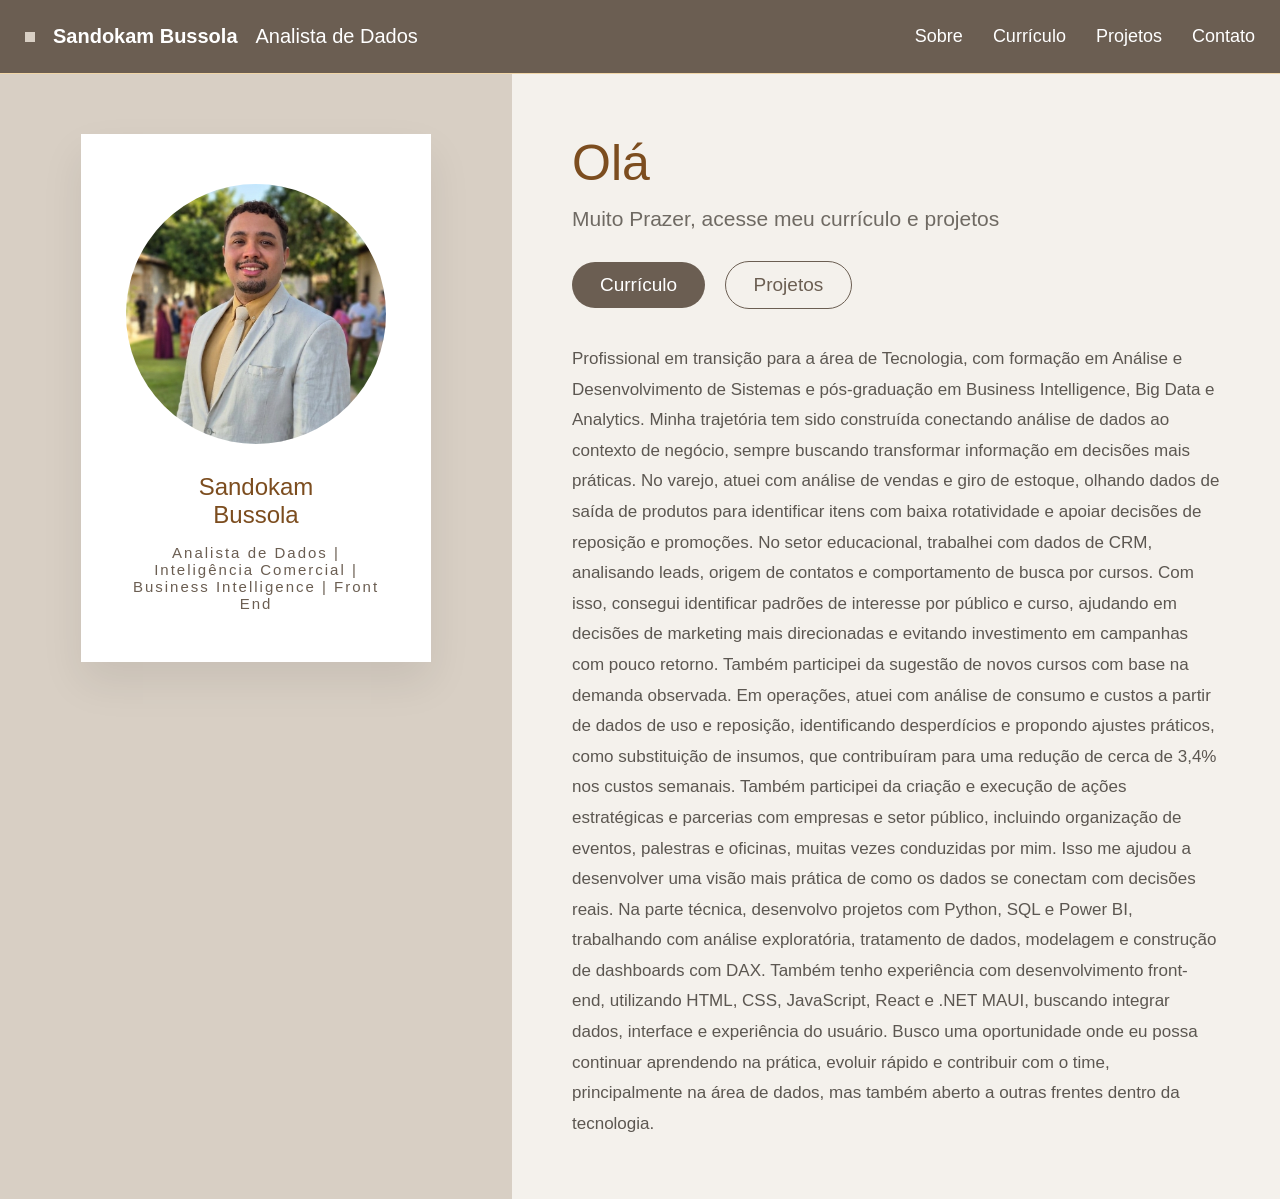
<file: index.html>
<!DOCTYPE html>
<html lang="pt-br">
<head>
    <meta charset="UTF-8">
    <meta name="viewport" content="width=device-width, initial-scale=1.0">
    <title>Sandokam Bussola</title>
    <link rel="stylesheet" href="css/style.css">
</head>
<body>

<header>
    <div class="logo">
        <span class="dot"></span>
        <strong class="role">Sandokam Bussola</strong>
        <span class="role">Analista de Dados</span>
    </div>

    <nav>
        <a href="#">Sobre</a>
        <a href="curriculo.html">Currículo</a>
        <a href="portfolio.html">Projetos</a>
        <a href="contato.html">Contato</a>
    </nav>
</header>

<section class="hero">

    <div class="left-side">
        <div class="card">
            <img src="arquivos/san1.png" alt="San Bussola">
            <h2>Sandokam <br>Bussola</h2>
            <p class="card-role">Analista de Dados | Inteligência Comercial | Business Intelligence 
                | Front End </p>
        </div>
    </div>

    <div class="right-side">
        <h1>Olá</h1>
        <p class="subtitle">Muito Prazer, acesse meu currículo e projetos</p>

        <div class="buttons">
            <a href="curriculo.html" class="btn-primary">Currículo</a>
            <a href="portfolio.html" class="btn-outline">Projetos</a>
        </div>

        <p class="about">
            Profissional em transição para a área de Tecnologia, com formação em Análise e Desenvolvimento de Sistemas e pós-graduação em Business Intelligence, Big Data e Analytics. 
            Minha trajetória tem sido construída conectando análise de dados ao contexto de negócio, sempre buscando transformar informação em decisões mais práticas.
            No varejo, atuei com análise de vendas e giro de estoque, olhando dados de saída de produtos para identificar itens com baixa rotatividade e apoiar decisões de reposição e promoções.
            No setor educacional, trabalhei com dados de CRM, analisando leads, origem de contatos e comportamento de busca por cursos. Com isso, consegui identificar padrões de interesse 
            por público e curso, ajudando em decisões de marketing mais direcionadas e evitando investimento em campanhas com pouco retorno. Também participei da sugestão de novos cursos com 
            base na demanda observada.
            Em operações, atuei com análise de consumo e custos a partir de dados de uso e reposição, identificando desperdícios e propondo ajustes práticos, como substituição de insumos, 
            que contribuíram para uma redução de cerca de 3,4% nos custos semanais.
            Também participei da criação e execução de ações estratégicas e parcerias com empresas e setor público, incluindo organização de eventos, palestras e oficinas, muitas vezes 
            conduzidas por mim. Isso me ajudou a desenvolver uma visão mais prática de como os dados se conectam com decisões reais.
            Na parte técnica, desenvolvo projetos com Python, SQL e Power BI, trabalhando com análise exploratória, tratamento de dados, modelagem e construção de dashboards com DAX. Também 
            tenho experiência com desenvolvimento front-end, utilizando HTML, CSS, JavaScript, React e .NET MAUI, buscando integrar dados, interface e experiência do usuário.
            Busco uma oportunidade onde eu possa continuar aprendendo na prática, evoluir rápido e contribuir com o time, principalmente na área de dados, mas também aberto a outras frentes
            dentro da tecnologia.

        </p>

    </div>

</section>

</body>
</html>
</file>
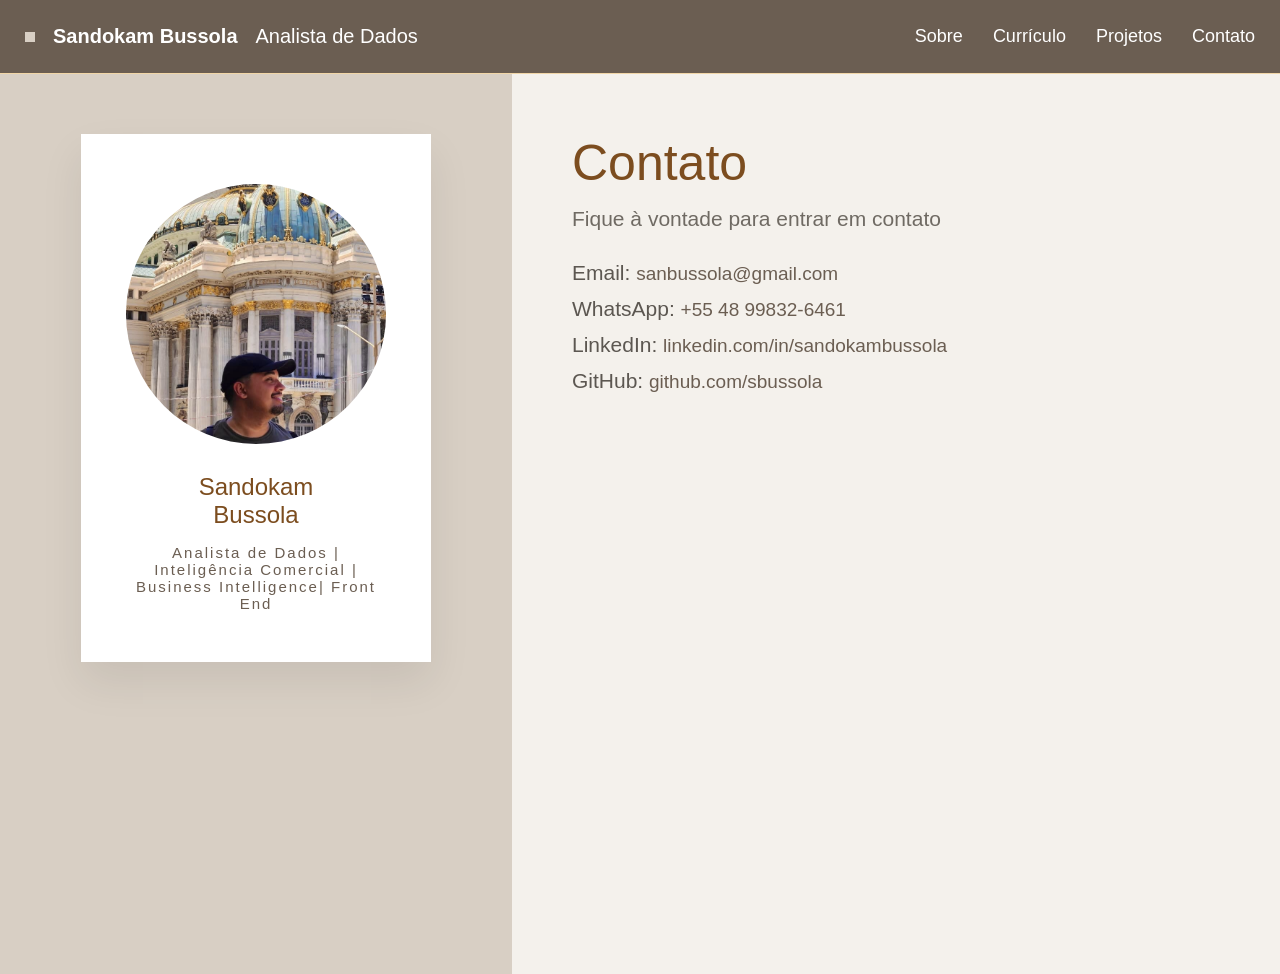
<file: contato.html>
<!DOCTYPE html>
<html lang="pt-br">
<head>
    <meta charset="UTF-8">
    <meta name="viewport" content="width=device-width, initial-scale=1.0">
    <title>Contato - Sandokam Bussola</title>
    <link rel="stylesheet" href="css/style.css">
</head>
<body class="pagina">

<header>
    <div class="logo">
        <span class="dot"></span>
        <strong class="role">Sandokam Bussola</strong>
        <span class="role">Analista de Dados</span>
    </div>

    <nav>
        <a href="index.html">Sobre</a>
        <a href="curriculo.html">Currículo</a>
        <a href="portfolio.html">Projetos</a>
        <a href="#">Contato</a>
    </nav>
</header>

<section class="hero">

    <div class="left-side">
        <div class="card">
            <img src="arquivos/san3.jpeg" alt="San Bussola">
            <h2>Sandokam <br>Bussola</h2>
            <p class="card-role">Analista de Dados | Inteligência Comercial | Business Intelligence| Front End</p>
        </div>
    </div>

    <div class="right-side">
        <h1>Contato</h1>
        <p class="subtitle">Fique à vontade para entrar em contato</p>

        <div class="info-contato">
            <p>Email: <a href="mailto:sanbussola@gmail.com">sanbussola@gmail.com</a></p>
            <p>WhatsApp: <a href="https://wa.me/5548998326461" target="_blank">+55 48 99832-6461</a></p>
            <p>LinkedIn: <a href="https://www.linkedin.com/in/sandokambussola" target="_blank">linkedin.com/in/sandokambussola</a></p>
            <p>GitHub: <a href="https://github.com/sbussola" target="_blank">github.com/sbussola</a></p>
        </div>

    </div>

</section>

</body>
</html>
</file>
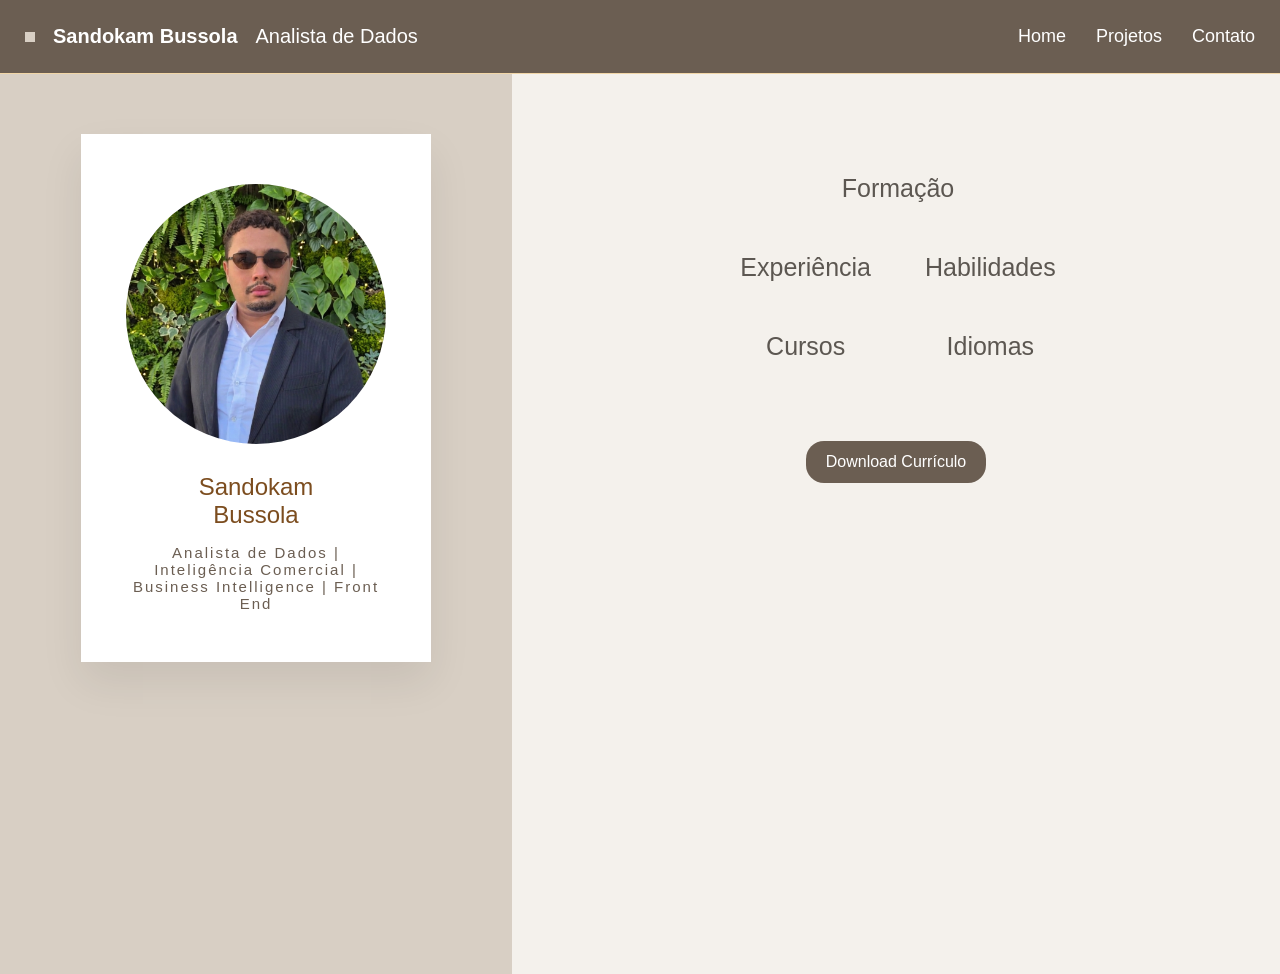
<file: curriculo.html>
<!DOCTYPE html>
<html lang="pt-br">
<head>
<meta charset="UTF-8">
<meta name="viewport" content="width=device-width, initial-scale=1.0">
<title>Currículo - Sandokam Bussola</title>
<link rel="stylesheet" href="css/style.css">
</head>

<body class="pagina">

<header>
<div class="logo">
<span class="dot"></span>
<strong class="role">Sandokam Bussola</strong>
<span class="role">Analista de Dados</span>
</div>

<nav>
<a href="index.html">Home</a>
<a href="portfolio.html">Projetos</a>
<a href="contato.html">Contato</a>
</nav>
</header>


<section class="hero">

    <div class="left-side">
        <div class="card">
            <img src="arquivos/san2.png" alt="San Bussola">
            <h2>Sandokam <br>Bussola</h2>
            <p class="card-role">Analista de Dados | Inteligência Comercial | Business Intelligence 
                | Front End </p>
        </div>
    </div>


<!-- LADO DIREITO -->

<div class="right-side">

<aside class="menu-lateral">

<ul>
<li data-target="formacao">Formação</li>
<li data-target="experiencia">Experiência</li>
<li data-target="habilidades">Habilidades</li>
<li data-target="cursos">Cursos</li>
<li data-target="idiomas">Idiomas</li>
</ul>

<div class="button">
<a href="arquivos/curriculo.pdf" download class="btn-download">
Download Currículo
</a>
</div>

</aside>


<!-- POPUPS -->

<div class="info" id="formacao">
<h3>Formação</h3>

<li>Pós-graduação cursando em Business Intelligence, Big Data e Analytics - Ciência de Dados – Faculdade Líbano</li>

<li>Graduação completa em Análise e Desenvolvimento de Sistemas – Senac 2025</li>
</div>


<div class="info" id="experiencia">

<h3>Experiência</h3>

<br>

<li>
<strong>Assistente comercial - Senac Santa Catarina 2022 - 2025</strong>
<br>
Atendimento ao cliente e vendas de cursos de graduação, organização e execução de eventos, estratégias comerciais e promoções B2B e B2C, e-commerce, SDR e pós-venda. Experiência em geração de dashboards comerciais e acompanhamento de performance de leads utilizando Bitrix24, Power BI, Excel, Trello e Loop.
</li>

<br><br>

<li>
<strong>Assistente Comercial - Absolute Marketing Eirelli - 2020 - 2021</strong>
<br>
Prospecção de clientes para investimentos em Bolsa de Valores e corretoras internacionais, venda de softwares e serviços financeiros, acompanhamento de funil de vendas e geração de dashboards comerciais.
</li>

<br><br>

<li>
<strong>Compras/Caixa - Santilina Restaurante - 2017 - 2020</strong>
<br>
Atendimento ao público, operação de caixa, gestão de compras, estoque, logística e negociação com fornecedores.
</li>

</div>


<div class="info" id="habilidades">

<h3>Habilidades</h3>

<li>
Comercial: Vendas (15 anos) | SDR (6 anos) | B2B, B2C e B2G | Estratégia Comercial | Pós-venda | Negociação
</li>

<br><br>

<li>
Dados & Tecnologia: Python | SQL | Power BI | Dashboards | Data Warehouse | Modelagem de Dados
</li>

<br><br>

<li>
Desenvolvimento: HTML | CSS | JavaScript | Django | Spring Boot | Node
</li>

<br><br>

<li>
Gestão & Operações: Planejamento Estratégico | Gestão de Compras | ERP (TOTVS) | Gestão de Estoques | Logística
</li>

</div>


<div class="info" id="cursos">

<h3>Cursos</h3>

<br>

<ul>Bradesco 2026 – GenAI & Dados</ul>
<br>
<li>Open Academy Santander 2025 - Ciência de Dados com Python</li>
<br>
<li>Cisco 2024 – Introdução a Cyber Segurança</li>
<br>
<li>Instituto de Pesquisa Eldorado 2024 - Cloud Services usando Swift</li>
<br>
<li>Instituto de Pesquisa Eldorado 2024 - Algoritmos e Programação Orientada a Objetos com Swift</li>

</div>


<div class="info" id="idiomas">

<h3>Idiomas</h3>

<br>

<li>Inglês B2.2</li>
<br>
<li>Espanhol B2.2</li>
<br>
<li>Alemão A2</li>
<br>
<li>Italiano A1.2</li>
<br>
<li>Sueco A1</li>

</div>

</div>

</section>


<script>

const menuItems = document.querySelectorAll('.menu-lateral li');
const infos = document.querySelectorAll('.info');
const card = document.querySelector('.card');

menuItems.forEach(item => {

item.addEventListener('click', () => {

const target = item.getAttribute('data-target');

infos.forEach(info => {

if(info.id === target){

const isActive = info.classList.contains('active');

infos.forEach(i => i.classList.remove('active'));

card.classList.remove('transparent');

if(!isActive){
info.classList.add('active');
card.classList.add('transparent');
}

}

});

});

});


document.addEventListener('click', (e) => {

infos.forEach(info => {

if(info.classList.contains('active') && !info.contains(e.target) && !e.target.closest('.menu-lateral li')){

info.classList.remove('active');
card.classList.remove('transparent');

}

});

});

</script>

</body>
</html>
</file>
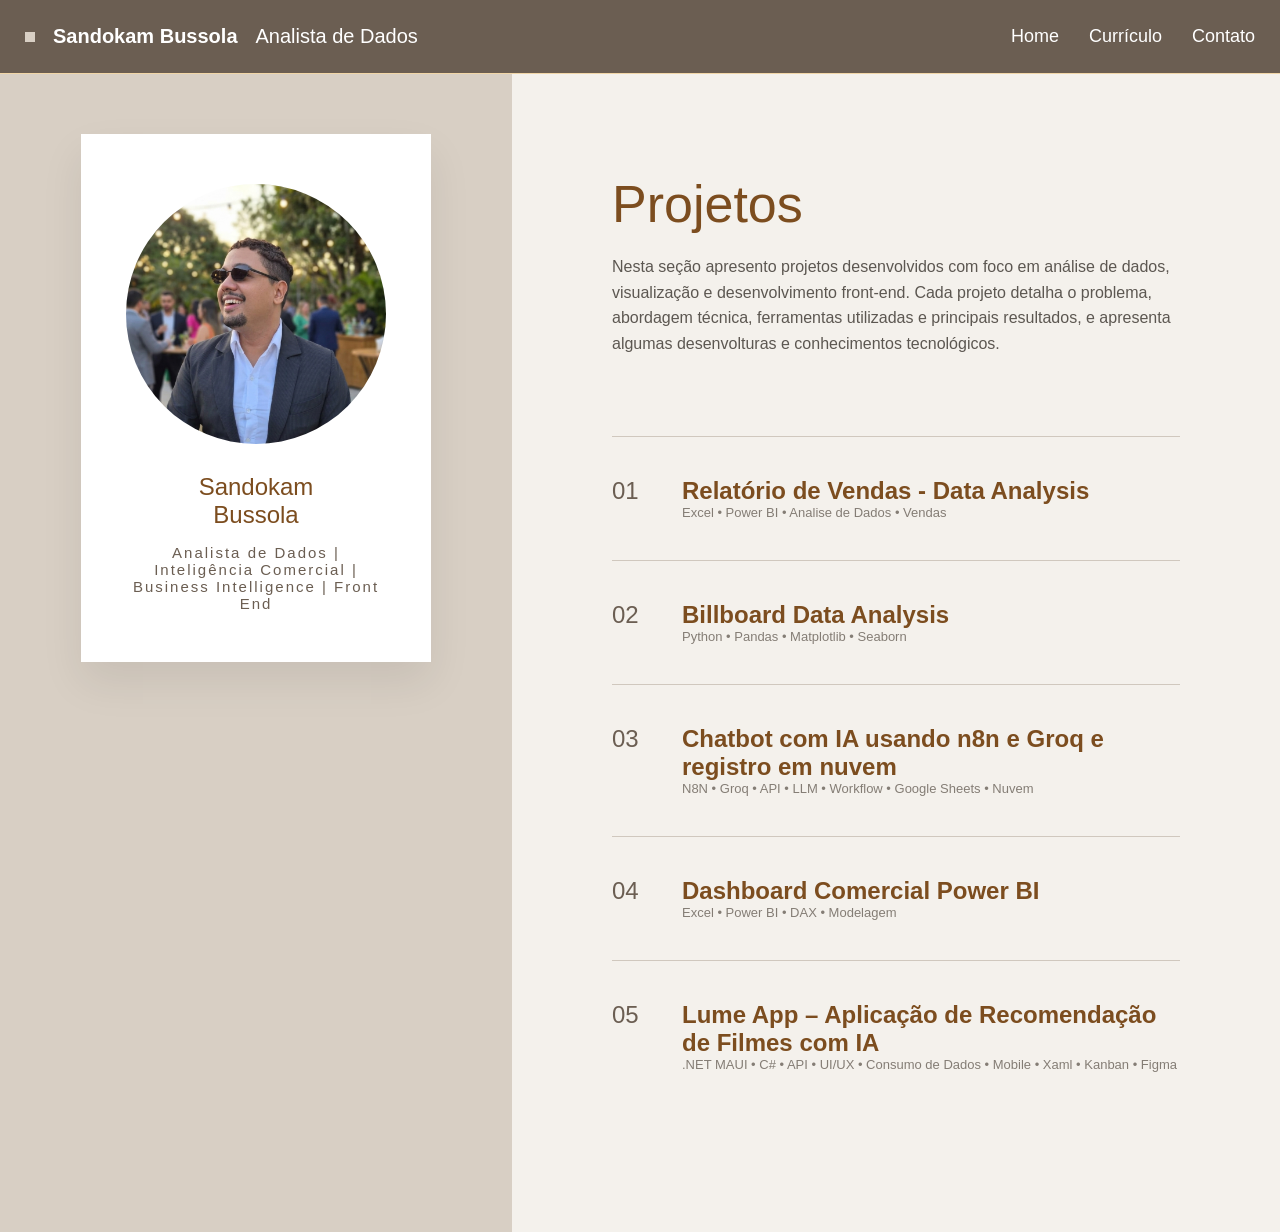
<file: portfolio.html>
<!DOCTYPE html>
<html lang="pt-br">
<head>
    <meta charset="UTF-8">
    <meta name="viewport" content="width=device-width, initial-scale=1.0">
    <title>Projetos - Sandokam Bussola</title>
    <link rel="stylesheet" href="css/style.css">
</head>
<body class="pagina">


<header>
    <div class="logo">
        <span class="dot"></span>
        <strong class="role">Sandokam Bussola</strong>
        <span class="role">Analista de Dados</span>
    </div>

    <nav>
        <a href="index.html">Home</a>
        <a href="curriculo.html">Currículo</a>
        <a href="contato.html">Contato</a>
    </nav>
</header>

<section class="hero">



<div class="left-side">

<div class="card">
<img src="arquivos/san.png" alt="San Bussola">

<h2>Sandokam <br>Bussola</h2>

<p class="card-role">
Analista de Dados | Inteligência Comercial | Business Intelligence | Front End
</p>
</div>

</div>


<div class="right-side">

    <section class="projetos-editorial">

    <div class="projetos-header">
        <h1>Projetos</h1>
        <p>
            Nesta seção apresento projetos desenvolvidos com foco em análise de dados,
            visualização e desenvolvimento front-end. Cada projeto detalha o problema,
            abordagem técnica, ferramentas utilizadas e principais resultados, e apresenta algumas desenvolturas e conhecimentos
            tecnológicos.
        </p>
    </div>

    <!-- 01 -->
<div class="projeto">
    <div class="projeto-topo">
        <span class="numero">01</span>
        <div>
            <h2>Relatório de Vendas - Data Analysis</h2>
            <p class="stack">Excel • Power BI • Analise de Dados • Vendas</p>
        </div>
    </div>

    <div class="projeto-conteudo">

        <img src="arquivos/dashboard.jpg" alt="Dashboard de Vendas" class="img-projeto">

        <p>
            Este projeto consiste na análise estratégica de um conjunto de dados de vendas, com o objetivo de identificar 
            padrões de comportamento, oportunidades de crescimento e riscos operacionais no desempenho comercial.
            A partir de um dashboard público, cuja criação não é de minha autoria, concentrei minha atuação na análise e 
            interpretação dos dados, conduzindo uma leitura orientada por indicadores-chave, como faturamento, recorrência, 
            canais de aquisição, performance por produto e eficiência da equipe de vendas.
            O trabalho resultou na consolidação de insights acionáveis e direcionamentos estratégicos, evidenciando a 
            capacidade de transformar dados em decisões, com foco em retenção, expansão de receita e otimização da operação.
                    </p>
        <a href="arquivos/relatorio.pdf" class="link-projeto">Download do Relatório com Insights</a>


    </div>
</div>

<div class="projetos-lista">

    <!-- 02 -->
    <div class="projeto">
        <div class="projeto-topo">
            <span class="numero">02</span>
            <div>
                <h2>Billboard Data Analysis</h2>
                <p class="stack">Python • Pandas • Matplotlib • Seaborn</p>
            </div>
        </div>

        <div class="projeto-conteudo">
            <p>Análise exploratória dos rankings da Billboard para identificar padrões de 
                permanência e tendências por gênero musical.</p>
            <a href="https://github.com/SBussola/Projeto_Billboard_Hot_100_Analysis.git" class="link-projeto" target="_blank">Ver Projeto</a>
        </div>
    </div>

    <!-- 03 -->
    <div class="projeto">
        <div class="projeto-topo">
            <span class="numero">03</span>
            <div>
                <h2>Chatbot com IA usando n8n e Groq e registro em nuvem</h2>
                <p class="stack">N8N • Groq • API • LLM  • Workflow • Google Sheets • Nuvem </p>
            </div>
        </div>

        <div class="projeto-conteudo">
            <p>Desenvolvimento de um chatbot automatizado utilizando n8n para orquestração de workflows e integração com modelos de linguagem via API da Groq. 
                O sistema recebe mensagens dos usuários, envia as solicitações para processamento por IA e retorna respostas automaticamente. Todas as interações 
                são registradas em Google Sheets, 
                permitindo armazenamento em nuvem e histórico completo das conversas para análise e monitoramento.</p>
            <a href="https://sandokam.app.n8n.cloud/webhook/9d02dc88-f5d0-4274-9294-65747c4b0cc8/chat" class="link-projeto"  target="_blank">Link Chatbot</a>
            <br/>
            <a href="https://github.com/SBussola/n8n-ai-chatbot" class="link-projeto"  target="_blank">Link Projeto Git</a>
        </div>
    </div>

<!-- 04 -->
<div class="projeto">
    <div class="projeto-topo">
        <span class="numero">04</span>
        <div>
            <h2>Dashboard Comercial Power BI</h2>
            <p class="stack">Excel • Power BI • DAX • Modelagem</p>
        </div>
    </div>

    <div class="projeto-conteudo">
        <p>
            Dashboard comercial desenvolvido em Power BI, focado em análise de vendas, faturamento e performance regional. 
            Inclui KPIs estratégicos, visualizações interativas e métricas dinâmicas, permitindo insights rápidos e suporte à 
            tomada de decisão.
        </p>
        <a href="https://github.com/SBussola/Dashboard_Comercial_Ficticio" class="link-projeto"  target="_blank">CLIQUE AQUI, para ver as explicações do Projeto</a>

        <iframe 
            title="analise_comercial_ficticio"
            width="100%"
            height="460"
            src="https://app.powerbi.com/view?r=eyJrIjoiNzVlZWYyZjQtNjdhMi00Y2E2LWFjZWQtNWU5MzY4Y2E3N2M1IiwidCI6IjA5MTdmZTEwLTU2ZGItNDRiZi1iMWM1LTMxMDYxYWIyMWNmOSJ9"
            frameborder="0"
            allowFullScreen="true">
        </iframe>

    </div>
</div>

<!-- 05 -->
<div class="projeto">
    <div class="projeto-topo">
        <span class="numero">05</span>
        <div>
            <h2>Lume App – Aplicação de Recomendação de Filmes com IA</h2>
            <p class="stack">.NET MAUI • C# • API • UI/UX • Consumo de Dados • Mobile • Xaml • Kanban • Figma</p>
        </div>
    </div>

    <div class="projeto-conteudo">
        <p>
            Aplicação mobile desenvolvida com .NET MAUI focada em recomendação personalizada de filmes e conteúdos culturais.
            O sistema coleta preferências do usuário por meio de perguntas iniciais e constrói um perfil persistente,
            permitindo sugestões cada vez mais refinadas ao longo do uso.
        </p>

        <p>
            O projeto envolve integração com APIs externas, manipulação de dados, construção de interface responsiva
            e lógica de personalização baseada em comportamento do usuário, demonstrando aplicação prática de conceitos
            de experiência do usuário (UX) e inteligência de recomendação.
        </p>

        <a href="https://github.com/AFCVentura/LumeClient.git" class="link-projeto" target="_blank">
            Ver Projeto
        </a>
    </div>
</div>


</section>

<script>
const projetos = document.querySelectorAll(".projeto");

projetos.forEach(projeto => {
    projeto.querySelector(".projeto-topo").addEventListener("click", () => {

        const aberto = projeto.classList.contains("ativo");

        projetos.forEach(p => p.classList.remove("ativo"));

        if (!aberto) {
            projeto.classList.add("ativo");
        }
    });
});
</script>

</body>
</html>
</file>
<file: css/style.css>
/* ===================================================== */
/* ======================== RESET ====================== */
/* ===================================================== */

* {
    margin: 0;
    padding: 0;
    box-sizing: border-box;
}

/* ===================================================== */
/* ======================== BASE ======================= */
/* ===================================================== */

body {
    font-family: -apple-system, BlinkMacSystemFont, 'Segoe UI', Roboto, sans-serif;
    background-color: #f4f1ec;
    color: #7c4d1f;
    overflow-x: hidden;
    font-size: clamp(16px, 1vw, 18px);
}

/* ===================================================== */
/* ======================== HEADER ===================== */
/* ===================================================== */

header {
    display: flex;
    justify-content: space-between;
    align-items: center;
    padding: 25px 25px;
    background: #6b5e52;
    border-bottom: 1px solid #f1d6a7;
}

.logo {
    display: flex;
    align-items: center;
    gap: 10px;
}

.dot {
    width: 10px;
    height: 10px;
    background: #d8cfc4;
}

.role {
    color: #ffffff;
    font-size: 20px;
    margin-left: 8px;
}

nav {
    display: flex;
    gap: 30px;
}

nav a {
    text-decoration: none;
    color: #ffffff;
    font-size: 18px;
    transition: 0.3s;
}

nav a:hover {
    opacity: 0.7;
}

/* ===================================================== */
/* ======================== HERO ======================= */
/* ===================================================== */

.hero {
    display: grid;
    grid-template-columns: 40% 60%;
    min-height: 100vh;
}

.left-side {
    background: #d8cfc4;
    display: flex;
    align-items: flex-start;
    justify-content: center;
    padding:60px 20px;

}

.card {
    background: #ffffff;
    padding: 50px 40px;
    max-width: 350px;

    text-align: center;
    box-shadow: 0 20px 40px rgba(0,0,0,0.08);
    transition: 0.3s;

}

.card img {
    width: 260px;
    height: 260px;
    border-radius: 50%;
    object-fit: cover;
    margin-bottom: 25px;
}

.card h2 {
    margin-bottom: 15px;
    font-weight: 500;
}

.card-role {
    font-size: 15px;
    letter-spacing: 2px;
    color: #6b5e52;
}

.right-side {
    display: flex;
    flex-direction: column;
    justify-content: flex-start;
    padding: 60px;
}

.right-side h1 {
    font-size: 50px;
    margin-bottom: 15px;
    font-weight: 500;
}

.subtitle {
    font-size: 21px;
    margin-bottom: 30px;
    color: #6f6a63;
}

.buttons {
    margin-bottom: 35px;
}

.buttons a {
    display: inline-block;
    padding: 12px 28px;
    border-radius: 30px;
    text-decoration: none;
    font-size: 19px;
    margin-right: 15px;
    transition: 0.3s ease;
}

.btn-primary {
    background: #6b5e52;
    color: #ffffff;
}

.btn-primary:hover {
    background: #574c43;
}

.btn-outline {
    border: 1px solid #6b5e52;
    color: #6b5e52;
}

.btn-outline:hover {
    background: #6b5e52;
    color: #ffffff;
}

.about {
    max-width: 1000px;
    line-height: 1.8;
    color: #5c5751;
    font-size: 17px;
}

/* ===================================================== */
/* =================== CURRÍCULO ======================= */
/* ===================================================== */

.menu-lateral {
    width: fit-content;
    padding: 20px 20px;
    margin: 0 auto;
}

.menu-lateral ul {
    list-style: none;
    padding: 0;
    margin: 0;

    display: grid;
    grid-template-columns: 1fr 1fr;
    gap: 10px;

    justify-items: center;
    text-align: center;
}

 .menu-lateral ul li:nth-child(1) {
    grid-column: 1 / 3;
}
.menu-lateral li {
    padding: 20px 20px;
    border-radius: 10px;
    cursor: pointer;
    font-weight: 500;
    font-size: 25px;
    color: #5c5751;
    border-left: 4px solid transparent;
    transition: all 0.25s ease;
}

.menu-lateral li:hover {
    background: #e8e2da;
    border-left: 4px solid #6b5e52;
    padding-left: 26px;
}

.menu-lateral li.ativo {
    background: #9b886f;
    border-left: 4px solid #6b5e52;
    padding-left: 26px;
}

.btn-download {
    display: block;
    margin-top: 30px;
    padding: 12px 20px;
    border-radius: 18px;
    background: #6b5e52;
    color: #ffffff;
    text-decoration: none;
    text-align: center;
    font-size: clamp(16px, 1.2vw, 21px);

}


.btn-download:hover {
    background: #574c43;
}

.menu-lateral .button {
    display: flex;
    justify-content: center;
    margin-top: 30px;
    grid-column: 1 / 3;
    text-align: center;
}

.btn-download {
    margin: 30px auto 0;
    display: inline-block;
}



/* ===================================================== */
/* ======================== POPUP ====================== */
/* ===================================================== */

.info {
    display: none;
    position: fixed;
    top: 50%;
    left: 50%;
    transform: translate(-50%, -50%);
    background: #ffffff;
    padding: 40px;
    width: 90%;
    max-width: 700px;
    max-height: 80vh;
    overflow-y: auto;
    box-shadow: 0 20px 40px rgba(0,0,0,0.15);
    border-radius: 16px;
    z-index: 10;
}

.info.active {
    display: block;
}

/* ===================================================== */
/* =================== PROJETOS ======================== */
/* ===================================================== */

.projetos-editorial {
    max-width: 1200px;
    margin: 40px auto 60px;
    padding: 0 40px;
}

.projetos-header {
    max-width: 750px;
    margin-bottom: 80px;
}

.projetos-header h1 {
    font-size: 52px;
    margin-bottom: 20px;
}

.projetos-header p {
    line-height: 1.6;
    color: #5c5751;
}

.projetos-lista {
    max-width: 850px;
}

.projeto {
    border-top: 1px solid #d0c8be;
    padding: 40px 0;
    cursor: pointer;
}

.projeto-topo {
    display: flex;
    gap: 30px;
}

.numero {
    font-size: 24px;
    color: #6b5e52;
    min-width: 40px;
}

.stack {
    font-size: 13px;
    color: #847d75;
}

.projeto-conteudo {
    max-width: 700px;
    margin-left: 70px;
    margin-top: 20px;
    display: none;
    color: #5c5751;
}

.projeto.ativo .projeto-conteudo {
    display: block;
}

.link-projeto {
    display: inline-block;
    margin-top: 20px;
    text-decoration: none;
    color: #6b5e52;
}

.link-projeto::after {
    content: "";
    display: block;
    height: 1px;
    background: #6b5e52;
    width: 0;
    transition: 0.3s;
}

.link-projeto:hover::after {
    width: 100%;
}
.img-projeto {
    width: 100%;
    max-width: 700px;
    height: auto;
    border-radius: 10px;
    display: block;
    margin: 20px auto;
}

/* ===================================================== */
/* =================== CONTATO ========================= */
/* ===================================================== */

.info-contato p {
    margin-bottom: 12px;
    font-size: 21px;
    color: #5c5751;
}

.info-contato a {
    color: #6b5e52;
    text-decoration: none;
    font-weight: 500;
    font-size: 19px;
}

.info-contato a:hover {
    text-decoration: underline;
}

/* ===================================================== */
/* =================== RESPONSIVO ====================== */
/* ===================================================== */

@media (max-width: 900px) {

    .hero {
        grid-template-columns: 1fr;

    }

    .right-side {
        padding: 40px 25px;
    }

    .hero .right-side {
        padding: 40px 30px;
    }

    .menu-lateral {
        width: 100%;
        align-items: center;
    }

    .menu-lateral ul {
        display: flex;
        flex-direction: column;
        align-items: center;
}

    nav {
        justify-content: center;
        flex-wrap: wrap;
        gap: 10px;
    }

    nav a {
        background: #635345;
        padding: 10px 15px;
        border-radius: 20px;
        font-size: 16px;
    }

    .projeto-topo {
        flex-direction: column;
        gap: 10px;
    }

    .projeto-conteudo {
        margin-left: 0;
        padding-right: 10px;
    }

    .form-contato {
        max-width: 100%;
    }

    .info {
        width: 90%;
        max-width: 400px;
        padding: 20px;
    }

    header {
        display: grid;
        grid-template-columns: 1fr;
        gap: 10px;
        text-align: center;
    }

    .logo {
        justify-self: start;
        text-align: left;
    }

    .logo strong {
        display: block;
    }

    .role {
        display: block;
        text-align: center;
    }

    nav {
        justify-self: center;
    }

}
</file>
